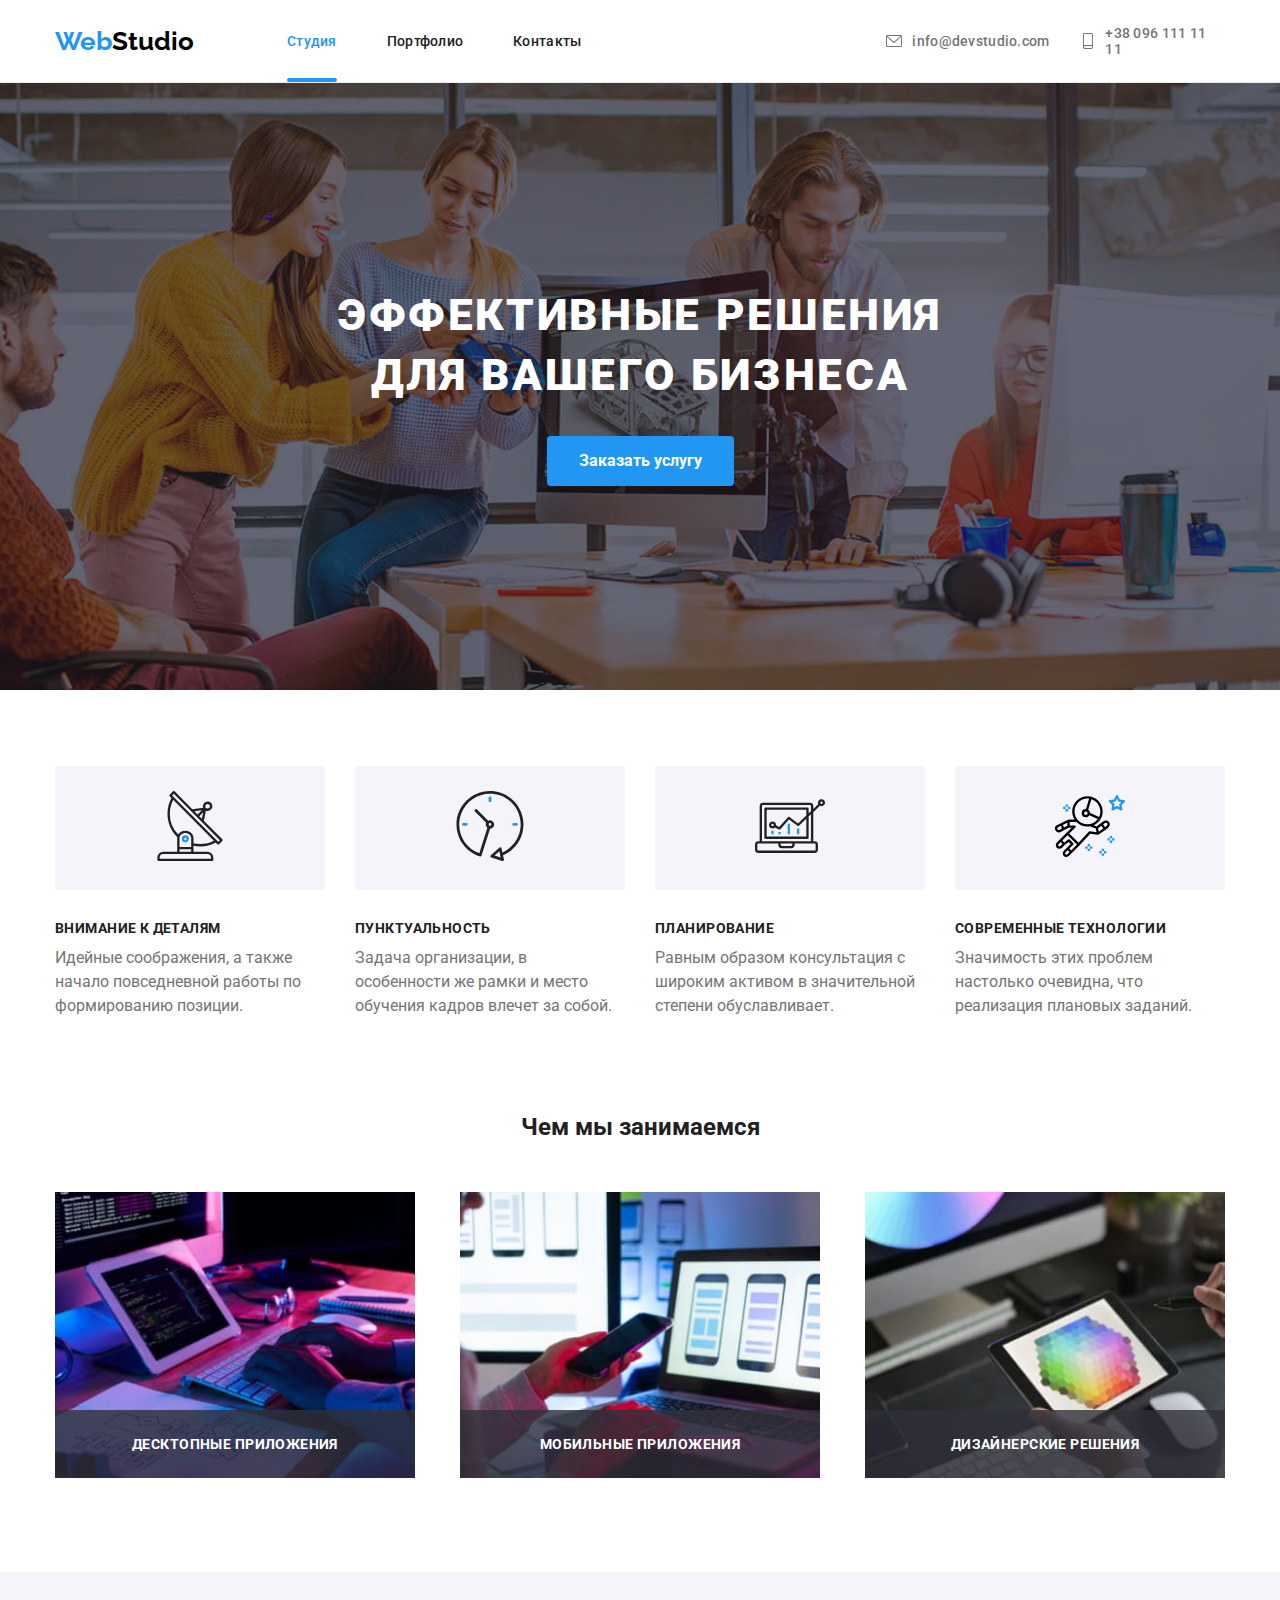
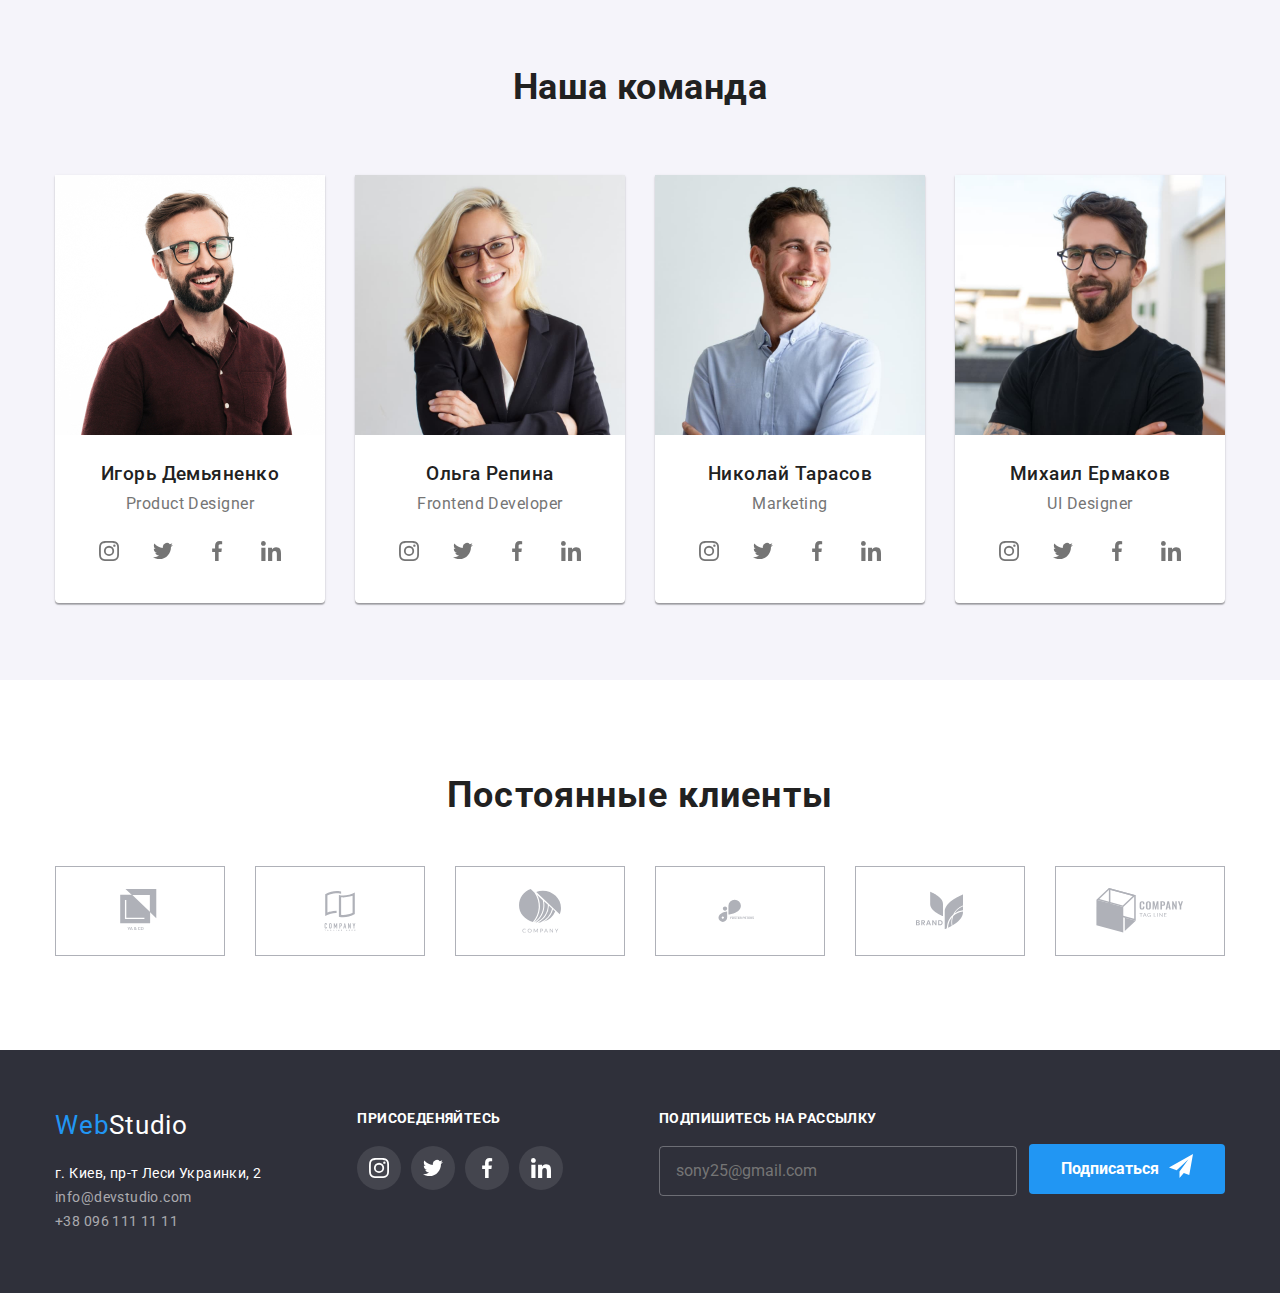
<file: index.html>
<!DOCTYPE html>
<html lang="en">

    <head>
        <meta charset="UTF-8">
        <meta name="viewport" content="width=device-width, initial-scale=1.0">
        <title>WebStudio</title> 
        <link rel="preconnect" href="https://fonts.gstatic.com">
        <link rel="stylesheet" href="./css/normalize.css">
        <link href="https://fonts.googleapis.com/css2?family=Raleway:wght@700&family=Roboto:wght@400;500;700;900&display=swap"
            rel="stylesheet">
        <link rel="stylesheet" href="./css/style.css">
    </head>

    <body>
        <!-- navigation -->
        <header class="header">
            <div class="container navigation-flex">
                <nav class="navigation-main navigation-flex">
                    <a href="index.html" class="logo"><span class="logo-span">Web</span>Studio</a>
                    <ul class="navigation-list">
                        <li class="navigaton-list-item"><a href="index.html" class="current">Студия</a></li>
                        <li class="navigaton-list-item"><a href="portfolio.html">Портфолио</a></li>
                        <li class="navigaton-list-item"><a href="#">Контакты</a></li>
                    </ul>
                </nav>
                <ul class="list-contact">
                    <li class="list-contact-item">
                        <a href="mailto:info@devstudio.com">
                           <svg class="contact-icon-envelope">
                               <use href="./img/symbol-defs.svg#icon-envelope"></use>
                           </svg>
                            info@devstudio.com
                        </a>
                    </li>
                    <li class="list-contact-item">
                        <a href="tel:+380961111111">
                            <svg class="contact-icon-smartphone">
                                <use href="./img/symbol-defs.svg#icon-smartphone"></use>
                            </svg>
                            +38 096 111 11 11
                        </a>
                    </li>
                </ul>
            </div>
        </header>

        <!-- main content -->

        <main>
            <!-- hero -->
            
            <section class="hero">
                <div class="container hero-container">
                    <h1 class="hero-title">Эффективные решения для вашего бизнеса</h1>
                    <button type="submit" class="hero-btn " data-modal-open>Заказать услугу</button>
                </div>
            </section>

            <!-- advantages -->

            <section class="advantages">
                <div class="container">
                    <h2 class="visually-hidden">Приимущества</h2>
                    <ul class="advantages-list" >
                        <li class="advantages-item">
                            <div class="advantages-thumb">
                            <svg class="advantages-icon">
                                <use href="./img/symbol-defs.svg#icon-antenna"></use>
                            </svg>
                        </div>
                            <h3 class="advantages-tittle">Внимание к деталям</h3>
                            <p class="advantages-text"> Идейные соображения, а также начало повседневной работы по формированию позиции.</p>
                            
                        </li>
                        <li class="advantages-item">
                            <div class="advantages-thumb">
                            <svg class="advantages-icon">
                                <use href="./img/symbol-defs.svg#icon-clock"></use>
                            </svg>
                        </div>
                            <h3 class="advantages-tittle">Пунктуальность</h3>
                            <p class="advantages-text">Задача организации, в особенности же рамки и место обучения кадров влечет за собой.</p>
                            
                        </li>
                        <li class="advantages-item">
                            <div class="advantages-thumb">
                            <svg class="advantages-icon">
                                <use href="./img/symbol-defs.svg#icon-diagram"></use>
                            </svg>
                        </div>
                            <h3 class="advantages-tittle">Планирование</h3>
                            <p class="advantages-text">Равным образом консультация с широким активом в значительной степени обуславливает.</p>
                            
                        </li>
                        <li class="advantages-item">
                            <div class="advantages-thumb">
                            <svg class="advantages-icon">
                                <use href="./img/symbol-defs.svg#icon-astronaut"></use>
                            </svg>
                            </div>
                            <h3 class="advantages-tittle">Современные технологии</h3>
                            <p class="advantages-text">Значимость этих проблем настолько очевидна, что реализация плановых заданий.</p>
                        </li>
                    </ul>
                </div>
            </section>

            <!-- about -->

            <section class="about">
                <div class="container">
                    <h2 class="about-tittle">Чем мы занимаемся</h2>
                    <ul class="about-list">
                        <li class="about-item">
                            <img src="./img/img__1.jpg" alt="проэктирование" width="370" class="about-item">
                            <p class="about-lable">Десктопные приложения</p>
                        </li>
                        <li class="about-item">
                            <img src="./img/img__2.jpg" alt="разработка" width="370" class="about-item">
                            <p class="about-lable">Мобильные приложения</p>
                        </li>
                        <li class="about-item">
                            <img src="./img/img__3.jpg" alt="тестирование" width="370" class="about-item">
                            <p class="about-lable">Дизайнерские решения</p>
                        </li>
                    </ul>
                </div>
            </section>

            <!-- our team -->

            <section class="team">
                <div class="container">
                    <h2 class="team-tittle">Наша команда</h2>
                    <ul class="team-list">
                        <li class="team-item">
                            <img src="./img/img-1.jpg" alt="Продукт Дизайнер" width="270">
                            <h3 class="team-item-tittle">Игорь Демьяненко</h3>
                            <p class="team-item-text">Product Designer</p>
                            <ul class="team-social-list">
                                <li class="team-social-item">
                                    <a href="#">
                                        <svg class="team-social-icon">
                                            <use href="./img/symbol-defs.svg#icon-instagram"></use>
                                        </svg>
                                    </a>
                                </li>
                                <li class="team-social-item">
                                    <a href="#">
                                        <svg class="team-social-icon">
                                            <use href="./img/symbol-defs.svg#icon-twitter"></use>
                                        </svg>
                                    </a>
                                </li>
                                <li class="team-social-item">
                                    <a href="#">
                                        <svg class="team-social-icon">
                                            <use href="./img/symbol-defs.svg#icon-facebook"></use>
                                        </svg>
                                    </a>
                                </li>
                                <li class="team-social-item">
                                    <a href="#">
                                        <svg class="team-social-icon">
                                            <use href="./img/symbol-defs.svg#icon-linkedin"></use>
                                        </svg>
                                    </a>
                                </li>
                            </ul>
                            
                        </li>
                        <li class="team-item">
                            <img src="./img/img-2.jpg" alt="Фронтэнд разработчик" width="270">
                            <h3 class="team-item-tittle">Ольга Репина</h3>
                            <p class="team-item-text">Frontend Developer</p>
                            <ul class="team-social-list">
                                <li class="team-social-item">
                                    <a href="#">
                                        <svg class="team-social-icon">
                                            <use href="./img/symbol-defs.svg#icon-instagram"></use>
                                        </svg>
                                    </a>
                                </li>
                                <li class="team-social-item">
                                    <a href="#">
                                        <svg class="team-social-icon">
                                            <use href="./img/symbol-defs.svg#icon-twitter"></use>
                                        </svg>
                                    </a>
                                </li>
                                <li class="team-social-item">
                                    <a href="#">
                                        <svg class="team-social-icon">
                                            <use href="./img/symbol-defs.svg#icon-facebook"></use>
                                        </svg>
                                    </a>
                                </li>
                                <li class="team-social-item">
                                    <a href="#">
                                        <svg class="team-social-icon">
                                            <use href="./img/symbol-defs.svg#icon-linkedin"></use>
                                        </svg>
                                    </a>
                                </li>
                            </ul>
                            

                            
                        </li>
                        <li class="team-item">
                            <img src="./img/img-3.jpg" alt="Маркетолог" width="270">
                            <h3 class="team-item-tittle">Николай Тарасов</h3>
                            <p class="team-item-text">Marketing</p>
                            <ul class="team-social-list">
                                <li class="team-social-item">
                                    <a href="#">
                                        <svg class="team-social-icon">
                                            <use href="./img/symbol-defs.svg#icon-instagram"></use>
                                        </svg>
                                    </a>
                                </li>
                                <li class="team-social-item">
                                    <a href="#">
                                        <svg class="team-social-icon">
                                            <use href="./img/symbol-defs.svg#icon-twitter"></use>
                                        </svg>
                                    </a>
                                </li>
                                <li class="team-social-item">
                                    <a href="#">
                                        <svg class="team-social-icon">
                                            <use href="./img/symbol-defs.svg#icon-facebook"></use>
                                        </svg>
                                    </a>
                                </li>
                                <li class="team-social-item">
                                    <a href="#">
                                        <svg class="team-social-icon">
                                            <use href="./img/symbol-defs.svg#icon-linkedin"></use>
                                        </svg>
                                    </a>
                                </li>
                            </ul>
                        </li>

                        <li class="team-item">
                            <img src="./img/img-4.jpg" alt="UI Designer" width="270">
                            <h3 class="team-item-tittle">Михаил Ермаков</h3>
                            <p class="team-item-text">UI Designer</p>
                            <ul class="team-social-list">
                                <li class="team-social-item">
                                    <a href="#">
                                        <svg class="team-social-icon">
                                            <use href="./img/symbol-defs.svg#icon-instagram"></use>
                                        </svg>
                                    </a>
                                </li>
                                <li class="team-social-item">
                                    <a href="#">
                                        <svg class="team-social-icon">
                                            <use href="./img/symbol-defs.svg#icon-twitter"></use>
                                        </svg>
                                    </a>
                                </li>
                                <li class="team-social-item">
                                    <a href="#">
                                        <svg class="team-social-icon">
                                            <use href="./img/symbol-defs.svg#icon-facebook"></use>
                                        </svg>
                                    </a>
                                </li>
                                <li class="team-social-item">
                                    <a href="#">
                                        <svg class="team-social-icon">
                                            <use href="./img/symbol-defs.svg#icon-linkedin"></use>
                                        </svg>
                                    </a>
                                </li>
                            </ul>
                        </li>
                    </ul>
                </div>
            </section>
            <section class="brand">
                <div class="container">
                    <h2 class="brand-title">Постоянные клиенты</h2>
                    <ul class="brand-list">
                        <li class="brand-item">
                            <a href="#" class="brand-link">
                                <svg class="brand-icon brand-icon-first">
                                    <use href="./img/symbol-defs.svg#icon-logo-1"></use>
                                </svg>
                            </a>
                        </li>
                        <li class="brand-item">
                            <a href="#" class="brand-link">
                                <svg class="brand-icon brand-icon-taglin">
                                    <use href="./img/symbol-defs.svg#icon-logo-2"></use>
                                </svg>
                            </a>
                        </li>
                        <li class="brand-item">
                            <a href="#" class="brand-link">
                                <svg class="brand-icon brand-icon-first">
                                    <use href="./img/symbol-defs.svg#icon-logo-3"></use>
                                </svg>
                            </a>
                        </li>
                        <li class="brand-item">
                            <a href="#" class="brand-link">
                                <svg class="brand-icon brand-icon-foster">
                                    <use href="./img/symbol-defs.svg#icon-logo-4"></use>
                                </svg>
                            </a>
                        </li>
                        <li class="brand-item">
                            <a href="#" class="brand-link">
                                <svg class="brand-icon brand-icon-brand">
                                    <use href="./img/symbol-defs.svg#icon-logo-5"></use>
                                </svg>
                            </a>
                        </li>
                        <li class="brand-item">
                            <a href="#" class="brand-link ">
                                <svg class="brand-icon brand-icon-last">
                                    <use href="./img/symbol-defs.svg#icon-logo-6"></use>
                                </svg>
                            </a>
                        </li>
                    </ul>

                </div>
            </section>
        </main>

        <!-- footer -->

        <footer class="footer">
            <div class="container footer-flex">
                <div class="footer-wrap">
                    <a href="index.html" class="logo-footer"><span class="logo-span">Web</span>Studio</a>
                    <address class="footer-address">
                        <p>г. Киев, пр-т Леси Украинки, 2</p> 
                        <a href="mail:info@devstudio.com">info@devstudio.com</a>
                        <a href="tel:+380961111111">+38 096 111 11 11</a>
                    </address>
                </div>
                <div class="footer-social-wrap">
                    <p class="social-tittle">Присоеденяйтесь</p>
                    <ul class="footer-social-list"> 
                        <li class="team-social-item">
                            <a href="#" class="footer-social-link">
                                <svg class="team-social-icon footer-social-icon">
                                    <use href="./img/symbol-defs.svg#icon-instagram"></use>
                                </svg>
                            </a>
                        </li>
                        <li class="team-social-item">
                            <a href="#" class="footer-social-link">
                                <svg class="team-social-icon footer-social-icon">
                                    <use href="./img/symbol-defs.svg#icon-twitter"></use>
                                </svg>
                            </a>
                        </li>
                        <li class="team-social-item">
                            <a href="#" class="footer-social-link">
                                <svg class="team-social-icon footer-social-icon">
                                    <use href="./img/symbol-defs.svg#icon-facebook"></use>
                                </svg>
                            </a>
                        </li>
                        <li class="team-social-item">
                            <a href="#" class="footer-social-link ">
                                <svg class="team-social-icon footer-social-icon">
                                    <use href="./img/symbol-defs.svg#icon-linkedin"></use>
                                </svg>
                            </a>
                        </li>
                    </ul>
                </div>
                <form class="form-footer">
                    <label class="form-footer-lable" >
                        <span>Подпишитесь на рассылку</span> 
                        <input type="email" placeholder="sony25@gmail.com" class="form-footer-input">
                    </label>
                     
                    <button class="footer-form-btn hero-btn" type="submit">
                        Подписаться
                        <svg class="form-footer-icon">
                            <use href="./img/symbol-defs.svg#icon-send1"></use>
                        </svg>
                    </button>
                </form>
            </div>
        </footer>

        <!----------------------- modal------------------ -->

        <div class="backdrop  is-hidden" data-modal>

            <form class="modal">
                <p class="form-tittle">Оставьте свои данные, мы вам перезвоним</p>
                <button class="button-modal-close" data-modal-close>
                    <svg class="form-icon">
                        <use href="./img/symbol-defs.svg#icon-close-black"></use>
                    </svg>
                </button>

                <label class="modalform-field">
                    <span class="form-lable">Имя</span>
                    <input type="text" name="name" class="form-input" placeholder="Александр" autocomplete="off">
                    <div class="form-icon-wrap">
                        <svg class="form-icon ">
                            <use href="./img/symbol-defs.svg#icon-person-black"></use>
                        </svg>
                    </div> 
                </label>

                <label class="modalform-field">
                    <span class="form-lable">Телефон</span>
                    <input type="text" name="name" class="form-input" autocomplete="off" placeholder="+380503456778">
                    <div class="form-icon-wrap">
                        <svg class="form-icon ">
                            <use href="./img/symbol-defs.svg#icon-phone-black"></use>
                        </svg>
                    </div>
                </label>
                
                <label class="modalform-field">
                    <span class="form-lable">Почта</span>
                    <input type="text" name="name" class="form-input" placeholder="sony25@gmail.com">
                    <div class="form-icon-wrap">
                        <svg class="form-icon ">
                            <use href="./img/symbol-defs.svg#icon-email-black"></use>
                        </svg>
                    </div>
                </label>
                
            <label class="modalform-field">
                <span class="form-lable">Комментарий</span>
                <textarea type="text" name="name" class="textarea-modal form-input" placeholder="Введите текст"></textarea>
            </label>
                
                <div class="modalform-field">   
                    <label  class="form-lable-check">
                        <input type="checkbox" class="modal-input-check">
                        <span class="span"></span>
                        Соглашаюсь с рассылкой и принимаю <a href="" class="check-link">Условия договора</a>     
                    </label>
                </div> 
                <button type="submit" class="form-btn" >отправить</button> 
            </form>
        </div>
        <script src="./js/modal.js"></script>
    </body>
</html>
</file>
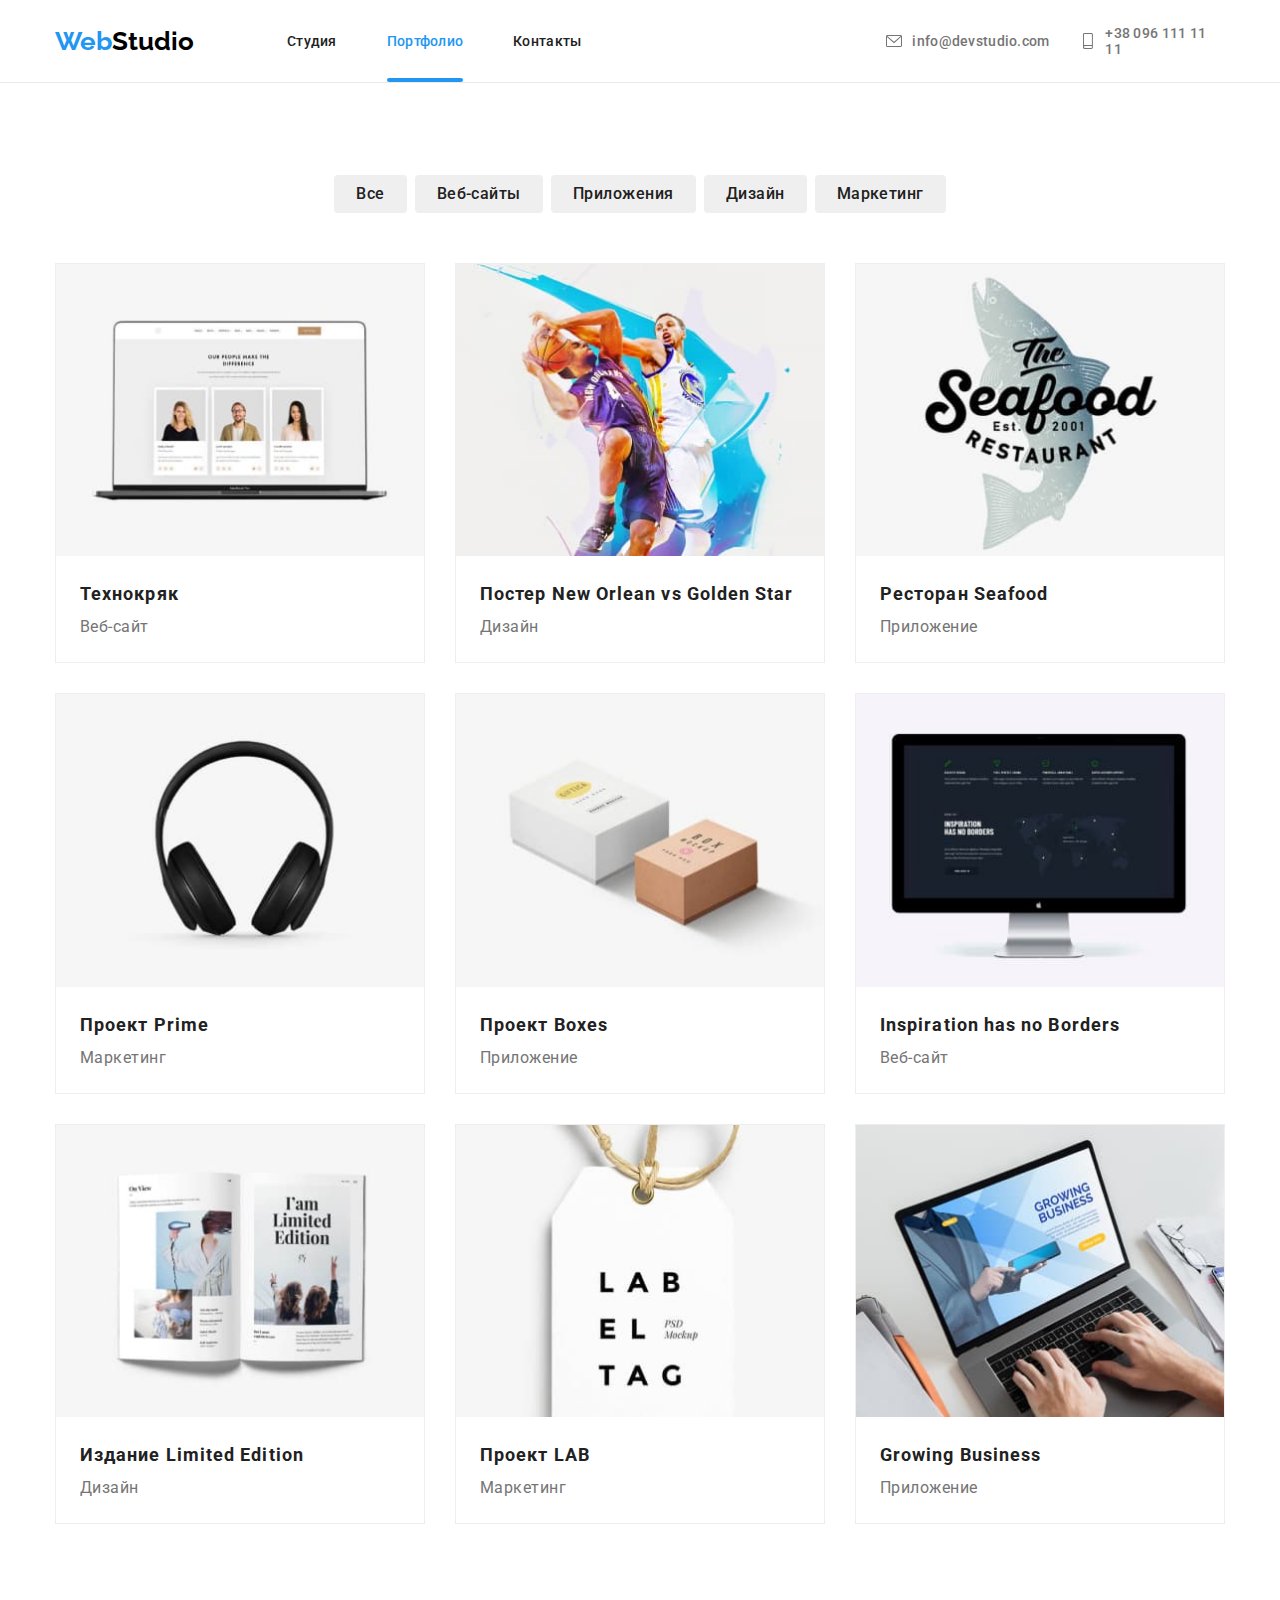
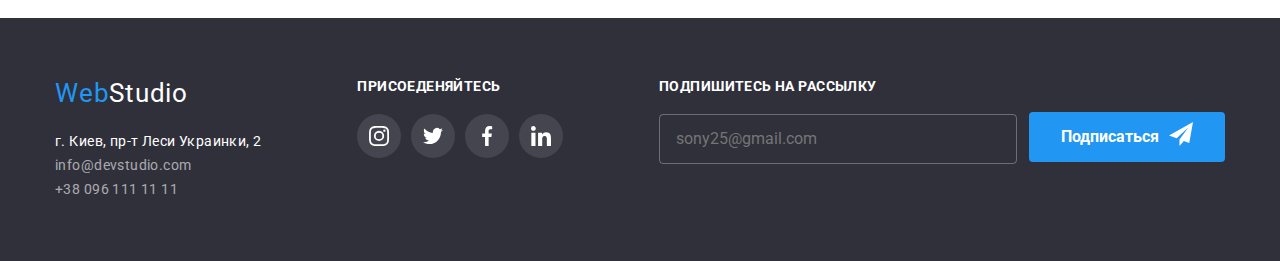
<file: portfolio.html>
<!DOCTYPE html>
<html lang="en">
<head>
    <meta charset="UTF-8">
    <meta name="viewport" content="width=device-width, initial-scale=1.0">
    <title>WebStudio</title>
    <link rel="stylesheet" href="./css/normalize.css" h>
    <link rel="preconnect" href="https://fonts.gstatic.com">
    <link
        href="https://fonts.googleapis.com/css2?family=Raleway:wght@700&family=Roboto:wght@400;500;700;900&display=swap"
        rel="stylesheet">
    <link rel="stylesheet" href="./css/style.css">
</head>
<body>
    <!-- navigation -->
    <header class="header">
        <div class="container navigation-flex">
            <nav class="navigation-main navigation-flex">
                <a href="index.html" class="logo"><span class="logo-span">Web</span>Studio</a>
                <ul class="navigation-list">
                    <li class="navigaton-list-item"><a href="index.html" >Студия</a></li>
                    <li class="navigaton-list-item"><a href="portfolio.html" class="current">Портфолио</a></li>
                    <li class="navigaton-list-item"><a href="#">Контакты</a></li>
                </ul>
            </nav>
            <ul class="list-contact">
                <li class="list-contact-item">
                    <a href="mailto:info@devstudio.com" class="contact-mail">
                        <svg class="contact-icon-envelope">
                            <use href="./img/symbol-defs.svg#icon-envelope"></use>
                        </svg>
                        info@devstudio.com
                    </a>
                </li>
                <li class="list-contact-item">
                    <a href="tel:+380961111111">
                        <svg class="contact-icon-smartphone">
                            <use href="./img/symbol-defs.svg#icon-smartphone"></use>
                        </svg>
                        +38 096 111 11 11
                    </a>
                </li>
            </ul>
        </div>
    </header>
    <!-- portfolio -->

    <section class="portfolio">
        <div class="container">
            <nav class="portfolio-nav">
                <ul class="portfolio-list">
                    <li class="portfolio-item"><button href="#" class="portfolio-btn">Все</button></li>
                    <li class="portfolio-item"><button href="#" class="portfolio-btn">Веб-сайты</button></li>
                    <li class="portfolio-item"><button href="#" class="portfolio-btn">Приложения</button></li>
                    <li class="portfolio-item"><button href="#" class="portfolio-btn">Дизайн</button></li>
                    <li class="portfolio-item"><button href="#" class="portfolio-btn">Маркетинг</button></li>
                </ul>
            </nav>
        <!-- galery -->
            <section class="galery">
                <h2 class="galery-tittle visually-hidden">Galery</h2>
                <ul class="galery-list">
                    <li class="galery-item">                       
                       <div class="galery-thumb">
                            <img src="./img/img1.jpg" alt="ноутбук" max-width="370">
                            <div class="overlay-wrap">
                                <p class="overlay-text">
                                    Технокряк это современная площадка распространения коронавируса. Компании используют эту платформу для цифрового
                                    шпионажа и атак на защищённые сервера конкурентов.
                                </p>
                            </div>
                        </div>
                        <a href="#" class="galery-link">
                            <h3 class="galery-item-tittle">Технокряк</h3>
                            <p class="galery-text">Веб-сайт</p>
                        </a>

                    </li>
                    <li class="galery-item">
                        <div class="galery-thumb">
                            <img src="./img/img2.jpg" alt="ноутбук" max-width="370">
                            <div class="overlay-wrap">
                                <p class="overlay-text">
                                    Технокряк это современная площадка распространения коронавируса. Компании используют эту платформу для цифрового
                                    шпионажа и атак на защищённые сервера конкурентов.
                                </p>
                            </div>
                        </div>
                        <a href="#" class="galery-link">
                            <h3 class="galery-item-tittle">Постер New Orlean vs Golden Star</h3>
                            <p class="galery-text">Дизайн</p>
                        </a>
                    </li>
                    <li class="galery-item">
                        <div class="galery-thumb">
                            <img src="./img/img3.jpg" alt="ноутбук" max-width="370">
                            <div class="overlay-wrap">
                                <p class="overlay-text">
                                    Технокряк это современная площадка распространения коронавируса. Компании используют эту платформу для цифрового
                                    шпионажа и атак на защищённые сервера конкурентов.
                                </p>
                            </div>
                        </div>
                        <a href="#" class="galery-link">
                            <h3 class="galery-item-tittle">Ресторан Seafood</h3>
                            <p class="galery-text">Приложение</p>
                        </a>
                    </li>
                    <li class="galery-item">
                        <div class="galery-thumb">
                            <img src="./img/img4.jpg" alt="ноутбук" max-width="370">
                            <div class="overlay-wrap">
                                <p class="overlay-text">
                                    Технокряк это современная площадка распространения коронавируса. Компании используют эту платформу для цифрового
                                    шпионажа и атак на защищённые сервера конкурентов.
                                </p>
                            </div>
                        </div>
                        <a href="#" class="galery-link">
                            <h3 class="galery-item-tittle">Проект Prime</h3>
                            <p class="galery-text">Маркетинг</p>
                        </a>
                    </li>
                    <li class="galery-item">
                        <div class="galery-thumb">
                            <img src="./img/img5.jpg" alt="ноутбук" max-width="370">
                            <div class="overlay-wrap">
                                <p class="overlay-text">
                                    Технокряк это современная площадка распространения коронавируса. Компании используют эту платформу для цифрового
                                    шпионажа и атак на защищённые сервера конкурентов.
                                </p>
                            </div>
                        </div>
                        <a href="#" class="galery-link">
                            <h3 class="galery-item-tittle">Проект Boxes</h3>
                            <p class="galery-text">Приложение</p>
                        </a>
                    </li>
                    <li class="galery-item">
                        <div class="galery-thumb">
                            <img src="./img/img6.jpg" alt="ноутбук" max-width="370">
                            <div class="overlay-wrap">
                                <p class="overlay-text">
                                    Технокряк это современная площадка распространения коронавируса. Компании используют эту платформу для цифрового
                                    шпионажа и атак на защищённые сервера конкурентов.
                                </p>
                            </div>
                        </div>
                        <a href="#" class="galery-link">
                            <h3 class="galery-item-tittle">Inspiration has no Borders</h3>
                            <p class="galery-text">Веб-сайт</p>
                        </a>
                    </li>
                    <li class="galery-item">
                        <div class="galery-thumb">
                            <img src="./img/img7.jpg" alt="ноутбук" max-width="370">
                            <div class="overlay-wrap">
                                <p class="overlay-text">
                                    Технокряк это современная площадка распространения коронавируса. Компании используют эту платформу для цифрового
                                    шпионажа и атак на защищённые сервера конкурентов.
                                </p>
                            </div>
                        </div>
                        <a href="#" class="galery-link">
                            <h3 class="galery-item-tittle">Издание Limited Edition</h3>
                            <p class="galery-text">Дизайн</p>
                        </a>
                    </li>
                    <li class="galery-item">
                        <div class="galery-thumb">
                            <img src="./img/img8.jpg" alt="ноутбук" max-width="370">
                            <div class="overlay-wrap">
                                <p class="overlay-text">
                                    Технокряк это современная площадка распространения коронавируса. Компании используют эту платформу для цифрового
                                    шпионажа и атак на защищённые сервера конкурентов.
                                </p>
                            </div>
                        </div>
                        <a href="#" class="galery-link">
                            <h3 class="galery-item-tittle">Проект LAB</h3>
                            <p class="galery-text">Маркетинг</p>
                        </a>
                    </li>
                    <li class="galery-item">
                        <div class="galery-thumb">
                            <img src="./img/img9.jpg" alt="ноутбук" max-width="370">
                            <div class="overlay-wrap">
                                <p class="overlay-text">
                                    Технокряк это современная площадка распространения коронавируса. Компании используют эту платформу для цифрового
                                    шпионажа и атак на защищённые сервера конкурентов.
                                </p>
                            </div>
                        </div>
                        <a href="#" class="galery-link">
                            <h3 class="galery-item-tittle">Growing Business</h3>
                            <p class="galery-text">Приложение</p>
                        </a>
                    </li>
                </ul>
             </section>
        </div>
    </section>
    <!-- footer -->
<footer class="footer">
            <div class="container footer-flex">
                <div class="footer-wrap">
                    <a href="index.html" class="logo-footer"><span class="logo-span">Web</span>Studio</a>
                    <address class="footer-address">
                        <p>г. Киев, пр-т Леси Украинки, 2</p> 
                        <a href="mail:info@devstudio.com">info@devstudio.com</a>
                        <a href="tel:+380961111111">+38 096 111 11 11</a>
                    </address>
                </div>
                <div class="footer-social-wrap">
                    <p class="social-tittle">Присоеденяйтесь</p>
                    <ul class="footer-social-list"> 
                        <li class="team-social-item">
                            <a href="#" class="footer-social-link">
                                <svg class="team-social-icon footer-social-icon">
                                    <use href="./img/symbol-defs.svg#icon-instagram"></use>
                                </svg>
                            </a>
                        </li>
                        <li class="team-social-item">
                            <a href="#" class="footer-social-link">
                                <svg class="team-social-icon footer-social-icon">
                                    <use href="./img/symbol-defs.svg#icon-twitter"></use>
                                </svg>
                            </a>
                        </li>
                        <li class="team-social-item">
                            <a href="#" class="footer-social-link">
                                <svg class="team-social-icon footer-social-icon">
                                    <use href="./img/symbol-defs.svg#icon-facebook"></use>
                                </svg>
                            </a>
                        </li>
                        <li class="team-social-item">
                            <a href="#" class="footer-social-link ">
                                <svg class="team-social-icon footer-social-icon">
                                    <use href="./img/symbol-defs.svg#icon-linkedin"></use>
                                </svg>
                            </a>
                        </li>
                    </ul>
                </div>
                <form class="form-footer">
                    <label class="form-footer-lable" >
                        <span>Подпишитесь на рассылку</span> 
                        <input type="email" placeholder="sony25@gmail.com" class="form-footer-input">
                    </label>
                     
                    <button class="footer-form-btn hero-btn" type="submit">
                        Подписаться
                        <svg class="form-footer-icon">
                            <use href="./img/symbol-defs.svg#icon-send1"></use>
                        </svg>
                    </button>
                </form>
            </div>
        </footer>
</body>
</html>
</file>
<file: css/style.css>
/**************************** comon *****************/
:root {
  --logo-color: #000000;
  --brand-color: #3f51b5;
  --backgound-navigation: #ffffff;
  --backgound-hero: #2f303a;
  --background-section: #ffffff;
  --background-team: #f5f4fa;
  --color-h1: #ffffff;
  --color-h: #212121;
  --color-logo: #2196f3;
  --color-link-contact: #757575;
  --footer-contacts: rgba(255, 255, 255, 0.6);
  --advantages-thumb: #f5f4fa;
  --galery-item-gap: 30px;
  --gap50: 50px;
}

html {
  box-sizing: border-box;
}

*,
*::before,
*::after {
  box-sizing: inherit;
}

.visually-hidden {
  position: absolute;
  width: 1px;
  height: 1px;
  margin: -1px;
  padding: 0;
  overflow: hidden;
  border: 0;
  clip: rect(0 0 0 0);
}

body {
  color: #757575;
  font-family: "Roboto", sans-serif;
  font-style: normal;
  font-weight: 400;
}

a {
  display: inline-block;
  text-decoration: none;
}

h2,
h3 {
  color: var(--color-h);
}
ul {
  list-style: none;
}
*:focus {
  outline: none;
}

/* modificators */

.container {
  width: 1200px;
  padding-left: 15px;
  padding-right: 15px;
  margin: 0 auto;
}
.d-flex {
  display: flex;
}
/************** navigation ******************/

.header {
  border-bottom: 1px solid #ececec;
  position: fixed;
  top: 0;
  left: 0;
  z-index: 1;
  width: 100%;
  background-color: var(--backgound-navigation);
}

.navigation-flex {
  display: flex;
  align-items: center;
}

.logo {
  color: var(--logo-color);
  font-family: "Raleway", sans-serif;
  font-style: normal;
  font-weight: 700;
  font-size: 26px;
  line-height: 31px;
  margin-right: 93px;
}

.logo-span {
  color: var(--color-logo);
}
.navigaton-list-item .current {
  color: var(--color-logo);
}
.current::after {
  display: block;
  position: absolute;
  left: 0;
  bottom: -1px;
  content: "";
  width: 100%;
  height: 4px;
  border-radius: 2px;
  background-color: var(--color-logo);
}

.navigaton-list-item {
  color: var(--color-logo);
}

.list-contact a {
  color: var(--color-link-contact);
  transition: color 250ms cubic-bezier(0.4, 0, 0.2, 1);
}

.navigaton-list-item a {
  position: relative;
  color: var(--color-h);
  padding-top: 32px;
  padding-bottom: 32px;
  transition: color 250ms cubic-bezier(0.4, 0, 0.2, 1);
}

.footer-address a:hover,
.footer-address a:focus,
.navigaton-list-item a:hover,
.navigaton-list-item a:focus,
.list-contact a:hover,
.list-contact a:focus {
  color: var(--color-logo);
}

.navigaton-list-item,
.list-contact {
  font-weight: 500;
  font-size: 14px;
  line-height: 16px;
  letter-spacing: 0.02em;
}

.navigaton-list-item:not(:last-child) {
  margin-right: 50px;
}

.navigation-list {
  display: flex;
  margin-right: 305px;
  justify-content: space-between;
}
.list-contact {
  display: flex;
}

.list-contact-item a {
  display: flex;
  align-items: center;
  padding-top: 25px;
  padding-bottom: 25px;
}

.list-contact-item:first-child {
  margin-right: 30px;
}

.list-contact-item {
  align-content: center;
  transition-duration: 250ms;
}

.contact-icon-envelope {
  width: 16px;
  height: 16px;
  margin-right: 10px;
  fill: currentColor;
}

.contact-icon-smartphone {
  width: 16px;
  height: 16px;
  margin-right: 10px;
  fill: currentColor;
}

.list-contact-item:hover,
.list-contact-item:focus {
  fill: #2196f3;
}

/***************** hero *****************/

.hero {
  background-color: var(--backgound-hero);
  background-image: linear-gradient(
      to right,
      rgba(47, 48, 58, 0.4),
      rgba(47, 48, 58, 0.4)
    ),
    url(../img/background-hero.jpg);
  background-size: cover;
  background-repeat: no-repeat;
  background-position: center;
  margin-top: 81px;
}

.hero-container {
  display: flex;
  flex-direction: column;
  align-items: center;
  justify-content: center;
  padding: 204px 0px;
}

.hero-title,
.hero-btn {
  color: var(--color-h1);
}
.hero-title {
  font-weight: 900;
  font-size: 44px;
  line-height: 60px;
  letter-spacing: 0.06em;
  text-transform: uppercase;
  max-width: 696px;
  text-align: center;
  margin-top: 0px;
  margin-bottom: 30.8px;
}
.hero-btn {
  font-style: normal;
  font-weight: 700;
  font-size: 16px;
  line-height: 30px;
  background-color: var(--color-logo);
  padding-top: 10px;
  padding-bottom: 10px;
  padding-right: 32px;
  padding-left: 32px;
  border-radius: 4px;
  border: none;
  text-align: center;
}

.form-btn:focus,
.hero-btn:focus,
.form-btn:hover,
.hero-btn:hover {
  box-shadow: inset 0px 0px 10px 4px rgba(0, 0, 0, 0.5);
}

/************************************** advantages *********************/

.advantages .about {
  background-color: var(--background-section);
}

.advantages {
  padding-top: 76px;
  padding-bottom: 96px;
}
.advantages-tittle {
  font-weight: 700;
  font-size: 14px;
  line-height: 16px;
  letter-spacing: 0.03em;
  text-transform: uppercase;
  margin-bottom: 10px;
}

.advantages-list {
  display: flex;
  flex-wrap: wrap;
  margin-left: calc(-1 * var(--galery-item-gap));
}

.advantages-item {
  margin-left: 30px;
  flex-basis: calc(100% / 4 - var(--galery-item-gap));
}

.advantages-thumb {
  background-color: var(--advantages-thumb);
  width: 100%;
  height: auto;
  margin-bottom: 30px;
  text-align: center;
  padding-top: 25px;
  padding-bottom: 25px;
}

.advantages-icon {
  width: 70px;
  height: 70px;
}

.advantages-text {
  line-height: 24px;
  /* letter-spacing: 0.03em; */
}

/************************ about **************************/
.about {
  padding-bottom: 94px;
}
.about-item > img {
  display: block;
  max-width: 100%;
  height: auto;
}

.about-tittle {
  margin-bottom: 50px;
  text-align: center;
}

.about-list {
  display: flex;
  flex-wrap: wrap;
  justify-content: space-between;
}

.about-item {
  position: relative;
  flex-basis: calc(100% / 3 - var(--galery-item-gap));
}

.about-lable {
  position: absolute;
  bottom: 0;
  left: 0;
  display: flex;
  justify-content: center;
  align-items: center;
  width: 100%;
  height: 23.8%;
  background: rgba(47, 48, 58, 0.8);
  text-align: center;
  font-weight: 700;
  font-size: 14px;
  line-height: 16px;
  text-align: center;
  letter-spacing: 0.03em;
  text-transform: uppercase;
  color: #ffffff;
}

/************************ our team ***********************/

.team {
  background-color: var(--background-team);
  letter-spacing: 0.03em;
  line-height: 19px;
  padding-top: 94px;
  padding-bottom: 77px;
}
.team-tittle {
  font-style: normal;
  font-weight: 700;
  font-size: 36px;
  line-height: 42px;
  text-align: center;
  margin-bottom: 67px;
}

.team-list {
  display: flex;
  flex-wrap: wrap;
  margin-left: calc(-1 * var(--galery-item-gap));
}

.team-item {
  margin-left: 30px;
  text-align: center;
  background-color: var(--color-h1);
  border-radius: 0px 0px 4px 4px;
  padding-bottom: 30px;
  flex-basis: calc(100% / 4 - var(--galery-item-gap));
  box-shadow: 0px 1px 3px rgba(0, 0, 0, 0.12), 0px 1px 1px rgba(0, 0, 0, 0.14),
    0px 2px 1px rgba(0, 0, 0, 0.2);
}

.team-item img {
  max-width: 100%;
  height: auto;
  display: block;
}

.team-item-tittle {
  font-weight: 500;
  margin-bottom: 10px;
  margin-top: 30px;
}

.team-item-text {
  font-size: 16px;
  margin-bottom: 16px;
}

.team-social-list {
  display: flex;
  justify-content: center;
}

.team-social-list > .team-social-item:not(:last-child) {
  margin-right: 10px;
}

.team-social-icon {
  fill: #757575;
  width: 20px;
  height: 20px;
  margin-top: auto;
  margin-bottom: auto;
  transition: fill 250ms cubic-bezier(0.4, 0, 0.2, 1);
}
.team-social-item a {
  width: 44px;
  height: 44px;
  display: flex;
  justify-content: center;
  transition: background-color 250ms cubic-bezier(0.4, 0, 0.2, 1);
  border-radius: 50%;
}

.team-social-item a:hover .team-social-icon,
.team-social-item a:focus .team-social-icon {
  fill: #ffffff;
}

.team-social-item a:hover,
.team-social-item a:focus {
  background-color: #2196f3;
}

/************************ brand****************************** */
.brand {
  background-color: #ffffff;
  padding-top: 94px;
  padding-bottom: 94px;
}

.brand-title {
  font-family: Roboto;
  font-style: normal;
  font-weight: bold;
  font-size: 36px;
  line-height: 42px;
  text-align: center;
  letter-spacing: 0.03em;
  color: var(--color-h);
  margin-bottom: 50px;
}

.brand-list {
  display: flex;
  margin-left: calc(-1 * var(--galery-item-gap));
  justify-content: center;
}
.brand-item {
  margin-left: 30px;
  flex-basis: calc(100% / 6 - var(--galery-item-gap));
  border-radius: 4px;
  transition: border 250ms cubic-bezier(0.4, 0, 0.2, 1);
}

.brand-link {
  display: flex;
  min-height: 90px;
  justify-content: center;
  align-items: center;
  border: 1px solid #afb1b8;
  transition: border 250ms cubic-bezier(0.4, 0, 0.2, 1);
}

.brand-link:hover,
.brand-link:focus {
  border: 1px solid #2196f3;
}

.brand-link:hover .brand-icon,
.brand-link:focus .brand-icon {
  fill: #2196f3;
}

.brand-icon {
  fill: #afb1b8;
  transition: fill 250ms cubic-bezier(0.4, 0, 0.2, 1);
}

.brand-icon-first {
  width: 44px;
  height: 50px;
}

.brand-icon-taglin {
  width: 40px;
  height: 52px;
}

.brand-icon-company {
  width: 41px;
  height: 42px;
}

.brand-icon-foster {
  width: 79px;
  height: 42px;
}

.brand-icon-brand {
  width: 59px;
  height: 47px;
}

.brand-icon-last {
  width: 88px;
  height: 45px;
}

/*********************** footer ******************************/

footer {
  background-color: var(--backgound-hero);
  padding: 60px 0px 60px 0px;
}

.footer-flex {
  display: flex;
  justify-content: space-between;
}
.logo-footer {
  color: var(--color-h1);
  margin-bottom: 20px;
  font-size: 26px;
  line-height: 31px;
  letter-spacing: 0.03em;
}

.footer-address {
  font-family: Roboto;
  font-style: normal;
  font-weight: normal;
  font-size: 14px;
  line-height: 24px;
  letter-spacing: 0.03em;
  color: var(--backgound-navigation);
  display: flex;
  flex-direction: column;
}

.footer-address a {
  color: var(--footer-contacts);
}
.footer-social-list {
  display: flex;
}

.footer-social-list .footer-social-link {
  background-color: rgba(255, 255, 255, 0.1);
  transition: background-color 250ms cubic-bezier(0.4, 0, 0.2, 1);
  border-radius: 50%;
}
.footer-social-list > .team-social-item:not(:last-child) {
  margin-right: 10px;
}

.footer-social-icon {
  fill: #ffffff;
}

.social-tittle {
  font-weight: 700;
  font-size: 14px;
  line-height: 16px;
  letter-spacing: 0.03em;
  text-transform: uppercase;
  color: #ffffff;
  display: block;
  margin-bottom: 20px;
}

/* ****************footer form*********** */

.footer-form-btn {
  display: inline-flex;
  height: 50px;
  margin-top: 34px;
}

.form-footer {
  display: flex;
}

.form-footer-lable {
  display: flex;
  flex-direction: column;
  font-weight: 700;
  font-size: 14px;
  line-height: 16px;
  letter-spacing: 0.03em;
  text-transform: uppercase;
  color: #ffffff;
}

.form-footer-input {
  margin-top: 20px;
  padding: 16px;
  width: 358px;
  border: 1px solid rgba(255, 255, 255, 0.3);
  margin-right: 12px;
  border-radius: 4px;
  background-color: transparent;
  box-sizing: border-box;
  outline: none;
}

.form-footer-input::placeholder {
  font-weight: 400;
  font-size: 16px;
  line-height: 20px;
}

.form-footer-icon {
  width: 24px;
  height: 24px;
  fill: #ffffff;
  margin-left: 10px;
}

/* modal-window */

.backdrop {
  position: fixed;
  top: 0;
  left: 0;
  z-index: 2;
  width: 100%;
  height: 100%;
  background: rgba(0, 0, 0, 0.2);
  transition: opacity 250ms cubic-bezier(0.4, 0, 0.2, 1);
}

.modal {
  display: flex;
  flex-direction: column;
  position: absolute;
  top: 50%;
  left: 50%;
  max-width: 528px;
  max-height: 581px;
  border-radius: 4px;
  background-color: #ffffff;
  transform: translate(-50%, -50%);
  padding: 40px;
}

.is-hidden {
  opacity: 0;
  pointer-events: none;
}

.modalform-field {
  position: relative;
}

.form-icon {
  width: 18px;
  height: 18px;
  fill: #000000;
  transition: fill 250ms cubic-bezier(0.4, 0, 0.2, 1);
}

.form-input {
  padding: 12px 42px;
  border: 1px solid rgba(33, 33, 33, 0.2);
  border-radius: 4px;
}

.modal-input-check:focus {
  border-color: #2196f3;
}

.modalform-field:hover .form-icon,
.modalform-field:hover .form-input {
  fill: #2196f3;
  border-color: #2196f3;
}

.modalform-field:focus-within .form-icon {
  fill: #2196f3;
}

.modalform-field:focus-within .form-input {
  border-color: #2196f3;
}

.form-icon-wrap {
  position: absolute;
  top: 50%;
  left: 12px;
}

.button-modal-close {
  position: absolute;
  top: 8px;
  right: 8px;
  display: flex;
  align-items: center;
  width: 30px;
  height: 30px;
  border: 2px solid rgba(0, 0, 0, 0.1);
  border-radius: 50%;
  cursor: pointer;
}

.button-modal-close:hover .form-icon,
.button-modal-close:focus .form-icon {
  fill: #2196f3;
}

.form-btn {
  background-color: var(--color-logo);
  font-weight: 700;
  font-size: 16px;
  line-height: 30px;
  padding: 10px 55px;
  border-radius: 4px;
  border: none;
  color: #ffffff;
  box-shadow: 0px 4px 4px rgba(0, 0, 0, 0.15);
  transition: box-shadow 250ms cubic-bezier(0.4, 0, 0.2, 1);
}

.form-lable {
  display: block;
  font-weight: 400;
  font-size: 12px;
  line-height: 14px;
  letter-spacing: 0.01em;
  margin-bottom: 4px;
}

.form-tittle {
  font-weight: 700;
  font-size: 20px;
  line-height: 23px;
  text-align: center;
  letter-spacing: 0.03em;
  color: #212121;
  margin-bottom: 12px;
}

.modalform-field {
  margin-bottom: 10px;
}

.modalform-field:last-child {
  margin-bottom: 30px;
  margin-top: 20px;
}

.textarea-modal {
  width: 100%;
  height: 120px;
  padding-left: 12px;
  resize: none;
}

.textarea-modal {
  position: relative;
}

.textarea-modal,
.form-input::placeholder {
  display: block;
  font-weight: 400;
  font-size: 12px;
  line-height: 14px;
  letter-spacing: 0.01em;
  color: rgba(117, 117, 117, 0.5);
}

.modalform-field:nth-child(-n + 6) input {
  width: 100%;
}

.form-lable-check {
  display: flex;
  align-items: center;
  font-weight: 400;
  font-size: 12px;
  line-height: 14px;
  letter-spacing: 0.01em;
  margin-bottom: 30px;
}

.modal-input-check {
  -webkit-appearance: none;
  -moz-appearance: none;
  appearance: none;
  position: absolute;
}

.check-link {
  color: #2196f3;
  margin-left: 4px;
  text-decoration: #2196f3;
}

.span {
  display: inline-block;
  width: 16px;
  height: 15px;
  border: 2px solid #000000;
  background: #ffffff;
  border-radius: 4px;
  margin-right: 8px;
}

.modal-input-check:checked + .span {
  background-color: #2196f3;
  border-color: #2196f3;
  background-image: url(../img/icon-check.svg);
  background-size: contain;
  background-position: center;
  background-origin: border-box;
}

/********************************************************* portfolio-page******************************************************************/
/* *********** portfolio******* */

.portfolio {
  background-color: var(--background-section);
  padding: 94px 0px 94px 0px;
  margin-top: 81px;
}

.portfolio-list {
  justify-content: center;
  display: flex;
  margin-bottom: var(--gap50);
}

.portfolio-item:not(:last-child) {
  margin-right: 8px;
}

.portfolio-btn:hover,
.portfolio-btn:focus {
  color: var(--backgound-navigation);
  background-color: var(--color-logo);
}

.portfolio-btn {
  color: var(--color-h);
  font-family: "Roboto", sans-serif;
  font-style: normal;
  font-weight: 500;
  font-size: 16px;
  line-height: 26px;
  text-align: center;
  letter-spacing: 0.03em;
  border-radius: 4px;
  border: none;
  padding-top: 6px;
  padding-right: 22px;
  padding-bottom: 6px;
  padding-left: 22px;
  transition: background-color 250ms cubic-bezier(0.4, 0, 0.2, 1),
    color 250ms cubic-bezier(0.4, 0, 0.2, 1);
}

/************** galery ***********************/

.galery {
  background-color: var(--background-section);
}
.galery-link {
  display: block;
  padding-bottom: 20px;
  padding-top: 20px;
  padding-right: 24px;
  padding-left: 24px;
}
.galery-container {
}
.galery-item-tittle {
  font-family: Roboto;
  font-style: normal;
  font-weight: 700;
  font-size: 18px;
  line-height: 36px;
  letter-spacing: 0.06em;
}

.galery-text {
  font-family: Roboto;
  color: #757575;
  font-style: normal;
  font-weight: 400;
  font-size: 16px;
  line-height: 30px;
  letter-spacing: 0.03em;
}

.galery-list {
  display: flex;
  flex-wrap: wrap;
  margin-left: calc(-1 * var(--galery-item-gap));
  margin-top: calc(-1 * var(--galery-item-gap));
}
.galery-thumb img {
  display: block;
  max-width: 100%;
  height: auto;
}

.galery-thumb {
  position: relative;
  overflow: hidden;
}

/************ overlay ***********/

.overlay-wrap {
  position: absolute;
  left: 0px;
  bottom: 0px;
  width: 100%;
  height: 100%;
  background: rgba(33, 150, 243, 0.9);
  transform: translatey(101%);
  transition: transform 250ms cubic-bezier(0.4, 0, 0.2, 1);
}

.overlay-text {
  position: absolute;
  font-style: normal;
  font-weight: 400;
  font-size: 18px;
  line-height: 28px;
  letter-spacing: 0.03em;
  color: #fff;
  opacity: 0;
  bottom: 0;
  left: 0;
  width: 100%;
  height: 100%;
  padding: 63px 24px;
  z-index: 1;
  transition: opacity 250ms cubic-bezier(0.4, 0, 0.2, 1);
}

.galery-item:hover .overlay-wrap,
.galery-item:hover .overlay-text {
  transform: translatey(0%);
  opacity: 1;
}

.galery-item {
  margin-left: var(--galery-item-gap);
  margin-top: var(--galery-item-gap);
  background-color: var(--backgound-navigation);
  border: 1px solid #eeeeee;
  flex-basis: calc(100% / 3 - var(--galery-item-gap));
}

.galery-item:hover {
  box-shadow: 0px 1px 1px rgba(0, 0, 0, 0.12), 0px 4px 4px rgba(0, 0, 0, 0.06),
    1px 4px 6px rgba(0, 0, 0, 0.16);
}
</file>
